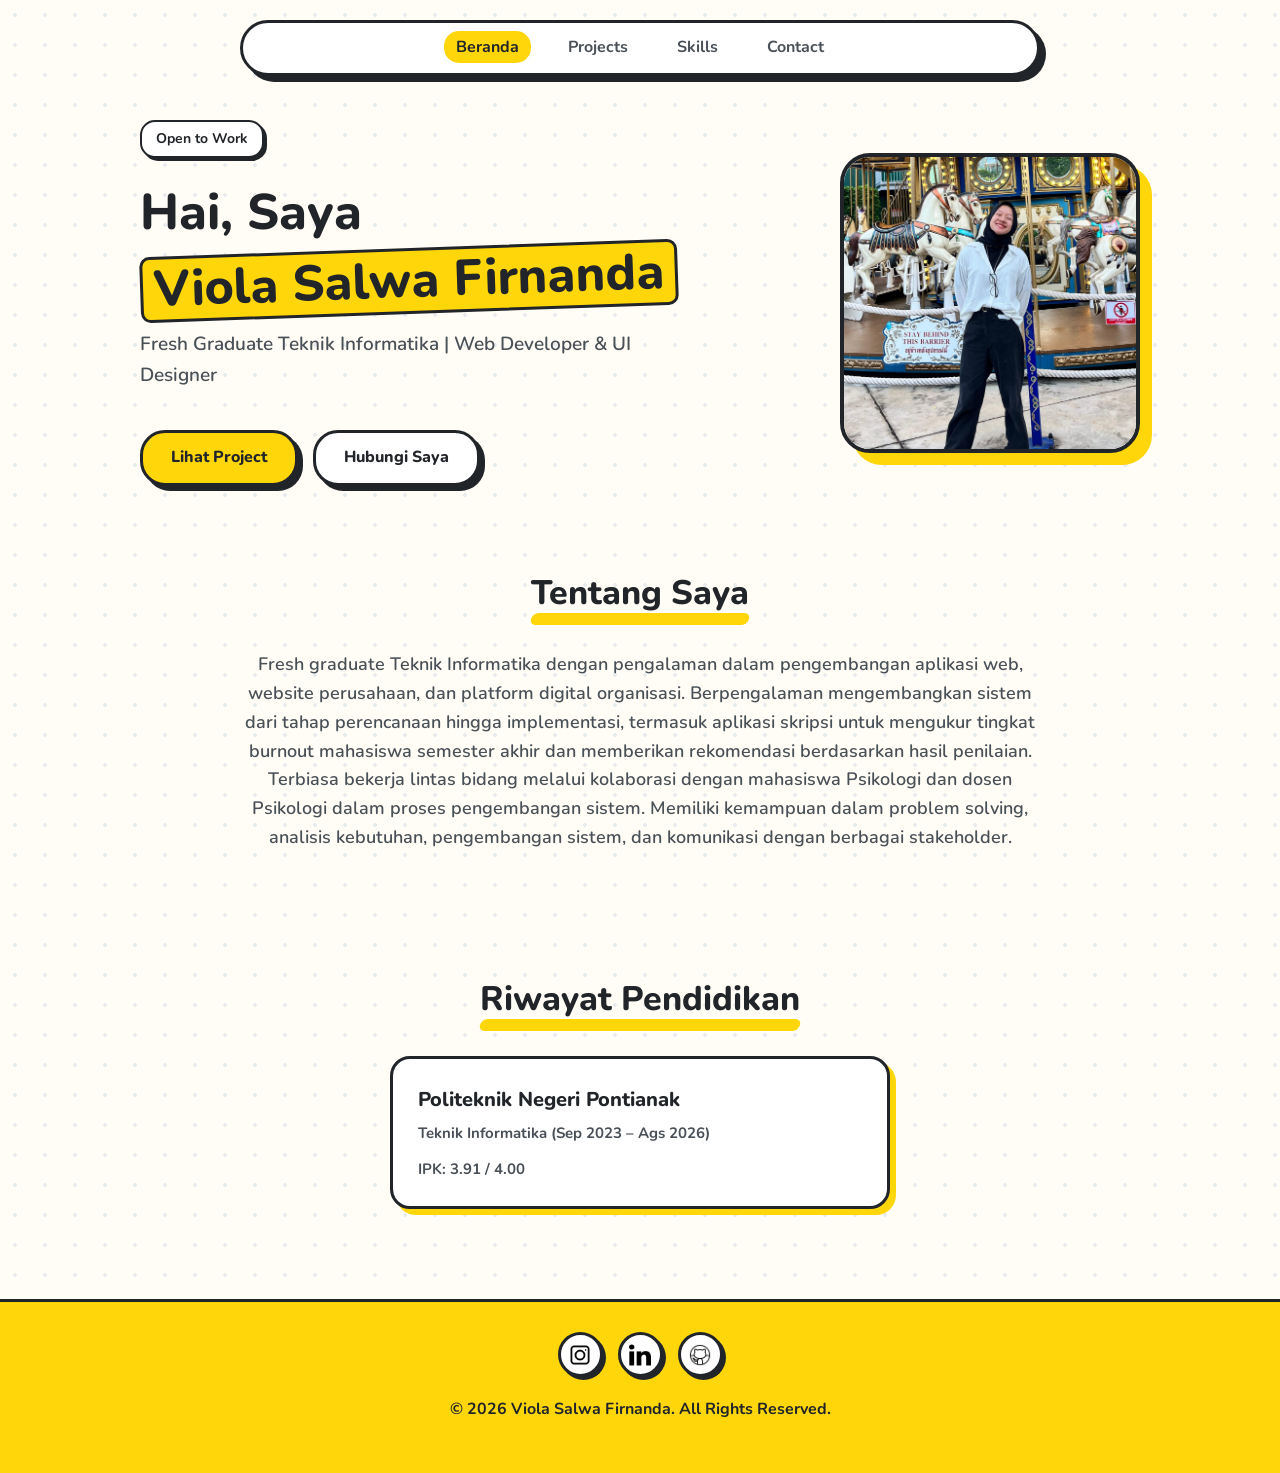
<file: index.html>
<!DOCTYPE html>
<html lang="id">
<head>
  <meta charset="UTF-8" />
  <meta name="viewport" content="width=device-width, initial-scale=1.0" />
  <title>Viola Salwa Firnanda | Portfolio</title>
  <link rel="stylesheet" href="style.css" />
</head>
<body>

  <!-- ====== NAVBAR ====== -->
  <nav class="navbar" id="navbar">
    <div class="nav-container">
      <ul class="nav-links">
        <li><a href="index.html" class="active">Beranda</a></li>
        <li><a href="portfolio.html">Projects</a></li>
        <li><a href="skills.html">Skills</a></li> 
        <li><a href="contact.html">Contact</a></li>
      </ul>
    </div>
  </nav>

  <!-- ====== HERO SECTION ====== -->
  <section class="hero">
    <div class="hero-content">
      <div class="hero-text">
        <div class="badge">Open to Work</div>
        <h1>Hai, Saya <br/><span>Viola Salwa Firnanda</span></h1>
        <div class="subtitle">Fresh Graduate Teknik Informatika | Web Developer & UI Designer</div>
        <div class="hero-buttons">
          <a href="portfolio.html" class="btn btn-primary">Lihat Project</a>
          <a href="contact.html" class="btn btn-secondary">Hubungi Saya</a>
        </div>
      </div>
      <div class="hero-image">
        <div class="profile-circle">
          <img src="image/profile.jpeg" alt="Viola Salwa Firnanda" onerror="this.src='https://via.placeholder.com/350x350/1e293b/3b82f6?text=Viola'" />
        </div>
      </div>
    </div>
  </section>

  <!-- ====== ABOUT / TIMELINE SECTION ====== -->
  <section class="about-section">
    <h2 class="section-title">Tentang Saya</h2>
    <div class="about-text">
      <p>
        Fresh graduate Teknik Informatika dengan pengalaman dalam pengembangan aplikasi web, website perusahaan, dan platform digital organisasi. Berpengalaman mengembangkan sistem dari tahap perencanaan hingga implementasi, termasuk aplikasi skripsi untuk mengukur tingkat burnout mahasiswa semester akhir dan memberikan rekomendasi berdasarkan hasil penilaian. Terbiasa bekerja lintas bidang melalui kolaborasi dengan mahasiswa Psikologi dan dosen Psikologi dalam proses pengembangan sistem. Memiliki kemampuan dalam problem solving, analisis kebutuhan, pengembangan sistem, dan komunikasi dengan berbagai stakeholder.
      </p>
    </div>

    <h2 class="section-title education-title">Riwayat Pendidikan</h2>
    <div class="education-history">
      <div class="timeline-content">
        <h3>Politeknik Negeri Pontianak</h3>
        <h4>Teknik Informatika (Sep 2023 – Ags 2026)</h4>
        <p><strong>IPK: 3.91 / 4.00</strong></p>
      </div>
    </div>
  </section>

  <!-- ====== FOOTER ====== -->
  <footer class="footer">
    <div class="socials">
      <a href="https://instagram.com/violasalwa_" target="_blank" title="Instagram">
        <img src="image/icon/instagram.png" alt="Instagram" onerror="this.src='https://img.icons8.com/ios-filled/50/ffffff/instagram-new.png'">
      </a>
      <a href="https://linkedin.com/in/violasalwafirmanda" target="_blank" title="LinkedIn">
        <img src="image/icon/linkedin.png" alt="LinkedIn" onerror="this.src='https://img.icons8.com/ios-filled/50/ffffff/linkedin.png'">
      </a>
      <a href="https://github.com/violasalwa" target="_blank" title="GitHub">
        <img src="image/icon/github.png" alt="GitHub" onerror="this.src='https://img.icons8.com/ios-filled/50/ffffff/github.png'">
      </a>
    </div>
    <p style="margin-top: 20px;">© 2026 Viola Salwa Firnanda. All Rights Reserved.</p>
  </footer>

  <script>
    window.addEventListener('scroll', () => {
      const navbar = document.getElementById('navbar');
      navbar.classList.toggle('scrolled', window.scrollY > 50);
    });
  </script>

</body>
</html>
</file>
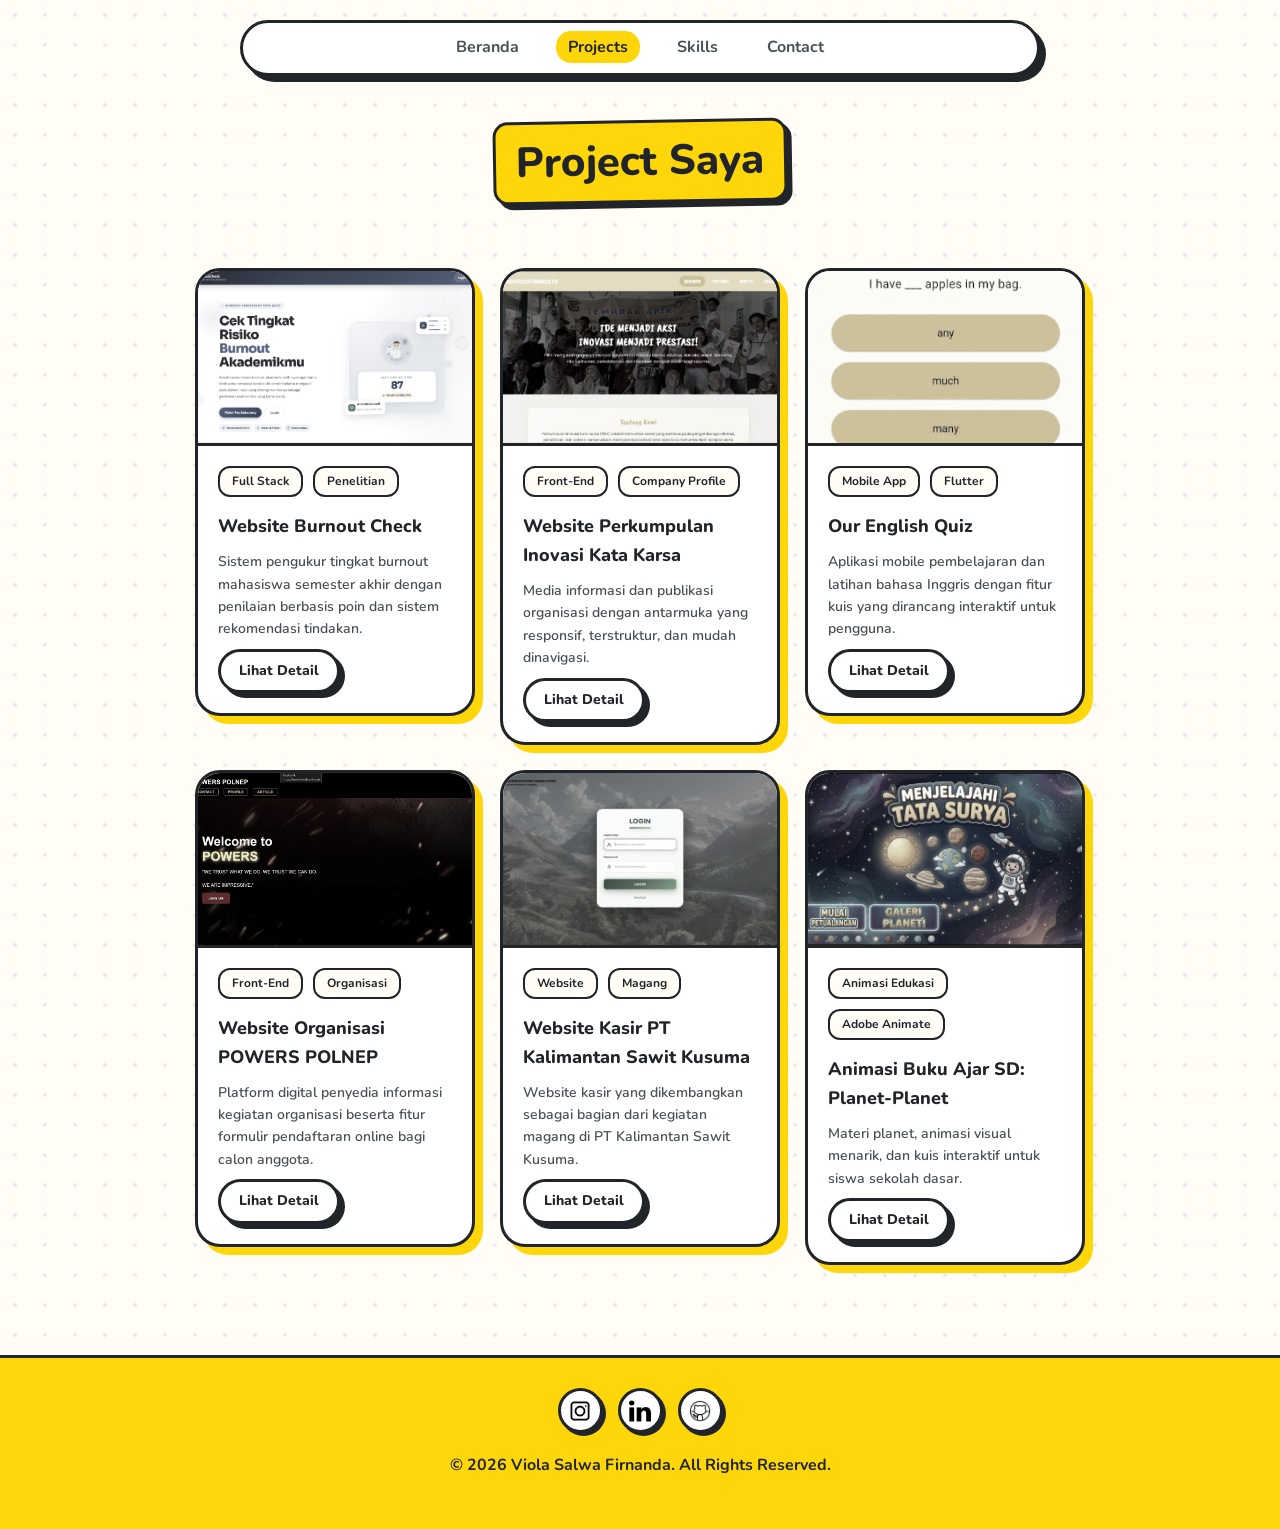
<file: portfolio.html>
<!DOCTYPE html>
<html lang="id">
<head>
  <meta charset="UTF-8">
  <meta name="viewport" content="width=device-width, initial-scale=1.0">
  <title>Portofolio | Viola Salwa Firnanda</title>
  <link rel="stylesheet" href="style.css">
</head>
<body>

  <!-- ====== NAVBAR ====== -->
  <nav class="navbar" id="navbar">
    <div class="nav-container">
      <ul class="nav-links">
        <li><a href="index.html">Beranda</a></li>
        <li><a href="portfolio.html" class="active">Projects</a></li>
        <li><a href="skills.html">Skills</a></li>
        <li><a href="contact.html">Contact</a></li>
      </ul>
    </div>
  </nav>

  <!-- ====== PAGE HEADER ====== -->
  <div class="page-header">
    <h1>Project Saya</h1>
  </div>

  <!-- ====== PROJECTS SECTION ====== -->
  <section class="projects-section">
    <div class="projects-container">
      <div class="projects-grid">
        
        <div class="project-card">
          <div class="project-image">
            <img src="image/website burnout.png" alt="Website Burnout Check" onerror="this.src='https://images.unsplash.com/photo-1555066931-4365d14bab8c?auto=format&fit=crop&w=800&q=80'">
          </div>
          <div class="project-info">
            <div class="project-tags">
              <span>Full Stack</span>
              <span>Penelitian</span>
            </div>
            <h3>Website Burnout Check</h3>
            <p>Sistem pengukur tingkat burnout mahasiswa semester akhir dengan penilaian berbasis poin dan sistem rekomendasi tindakan.</p>
            <div class="project-action">
              <a href="project-details.html?id=burnout" class="btn btn-secondary btn-sm">Lihat Detail</a>
            </div>
          </div>
        </div>

        <div class="project-card">
          <div class="project-image">
            <img src="image/website pikk.jpg" alt="Website PIKK" onerror="this.src='https://images.unsplash.com/photo-1522071820081-009f0129c71c?auto=format&fit=crop&w=800&q=80'">
          </div>
          <div class="project-info">
            <div class="project-tags">
              <span>Front-End</span>
              <span>Company Profile</span>
            </div>
            <h3>Website Perkumpulan Inovasi Kata Karsa</h3>
            <p>Media informasi dan publikasi organisasi dengan antarmuka yang responsif, terstruktur, dan mudah dinavigasi.</p>
            <div class="project-action">
              <a href="project-details.html?id=pikk" class="btn btn-secondary btn-sm">Lihat Detail</a>
            </div>
          </div>
        </div>

        <div class="project-card">
          <div class="project-image">
            <img src="image/Aplikasi Our English Quiz.png" alt="Our English Quiz" onerror="this.src='https://images.unsplash.com/photo-1512941937669-90a1b58e7e9c?auto=format&fit=crop&w=800&q=80'">
          </div>
          <div class="project-info">
            <div class="project-tags">
              <span>Mobile App</span>
              <span>Flutter</span>
            </div>
            <h3>Our English Quiz</h3>
            <p>Aplikasi mobile pembelajaran dan latihan bahasa Inggris dengan fitur kuis yang dirancang interaktif untuk pengguna.</p>
            <div class="project-action">
              <a href="project-details.html?id=english" class="btn btn-secondary btn-sm">Lihat Detail</a>
            </div>
          </div>
        </div>

        <div class="project-card">
          <div class="project-image">
            <img src="image/website powers polnep.jpeg" alt="Website Powers Polnep" onerror="this.src='https://images.unsplash.com/photo-1542744173-8e7e53415bb0?auto=format&fit=crop&w=800&q=80'">
          </div>
          <div class="project-info">
            <div class="project-tags">
              <span>Front-End</span>
              <span>Organisasi</span>
            </div>
            <h3>Website Organisasi POWERS POLNEP</h3>
            <p>Platform digital penyedia informasi kegiatan organisasi beserta fitur formulir pendaftaran online bagi calon anggota.</p>
            <div class="project-action">
              <a href="project-details.html?id=powers" class="btn btn-secondary btn-sm">Lihat Detail</a>
            </div>
          </div>
        </div>

        <div class="project-card">
          <div class="project-image">
            <img src="image/website kasir.png" alt="Website Kasir Magang PT Kalimantan Sawit Kusuma">
          </div>
          <div class="project-info">
            <div class="project-tags">
              <span>Website</span>
              <span>Magang</span>
            </div>
            <h3>Website Kasir PT Kalimantan Sawit Kusuma</h3>
            <p>Website kasir yang dikembangkan sebagai bagian dari kegiatan magang di PT Kalimantan Sawit Kusuma.</p>
            <div class="project-action">
              <a href="project-details.html?id=kasir" class="btn btn-secondary btn-sm">Lihat Detail</a>
            </div>
          </div>
        </div>

        <div class="project-card">
          <div class="project-image">
            <img src="image/animasi planet.png" alt="Animasi buku ajar SD tentang planet">
          </div>
          <div class="project-info">
            <div class="project-tags">
              <span>Animasi Edukasi</span>
              <span>Adobe Animate</span>
            </div>
            <h3>Animasi Buku Ajar SD: Planet-Planet</h3>
            <p>Materi planet, animasi visual menarik, dan kuis interaktif untuk siswa sekolah dasar.</p>
            <div class="project-action">
              <a href="project-details.html?id=planets" class="btn btn-secondary btn-sm">Lihat Detail</a>
            </div>
          </div>
        </div>

      </div>
    </div>
  </section>

  <!-- ====== FOOTER ====== -->
  <footer class="footer">
    <div class="socials">
      <a href="https://instagram.com/violasalwa_" target="_blank" title="Instagram">
        <img src="image/icon/instagram.png" alt="Instagram" onerror="this.src='https://img.icons8.com/ios-filled/50/ffffff/instagram-new.png'">
      </a>
      <a href="https://linkedin.com/in/violasalwafirmanda" target="_blank" title="LinkedIn">
        <img src="image/icon/linkedin.png" alt="LinkedIn" onerror="this.src='https://img.icons8.com/ios-filled/50/ffffff/linkedin.png'">
      </a>
      <a href="https://github.com/violasalwa" target="_blank" title="GitHub">
        <img src="image/icon/github.png" alt="GitHub" onerror="this.src='https://img.icons8.com/ios-filled/50/ffffff/github.png'">
      </a>
    </div>
    <p style="margin-top: 20px;">© 2026 Viola Salwa Firnanda. All Rights Reserved.</p>
  </footer>

  <script>
    window.addEventListener('scroll', function() {
      const navbar = document.getElementById('navbar');
      navbar.classList.toggle('scrolled', window.scrollY > 50);
    });
  </script>

</body>
</html>
</file>
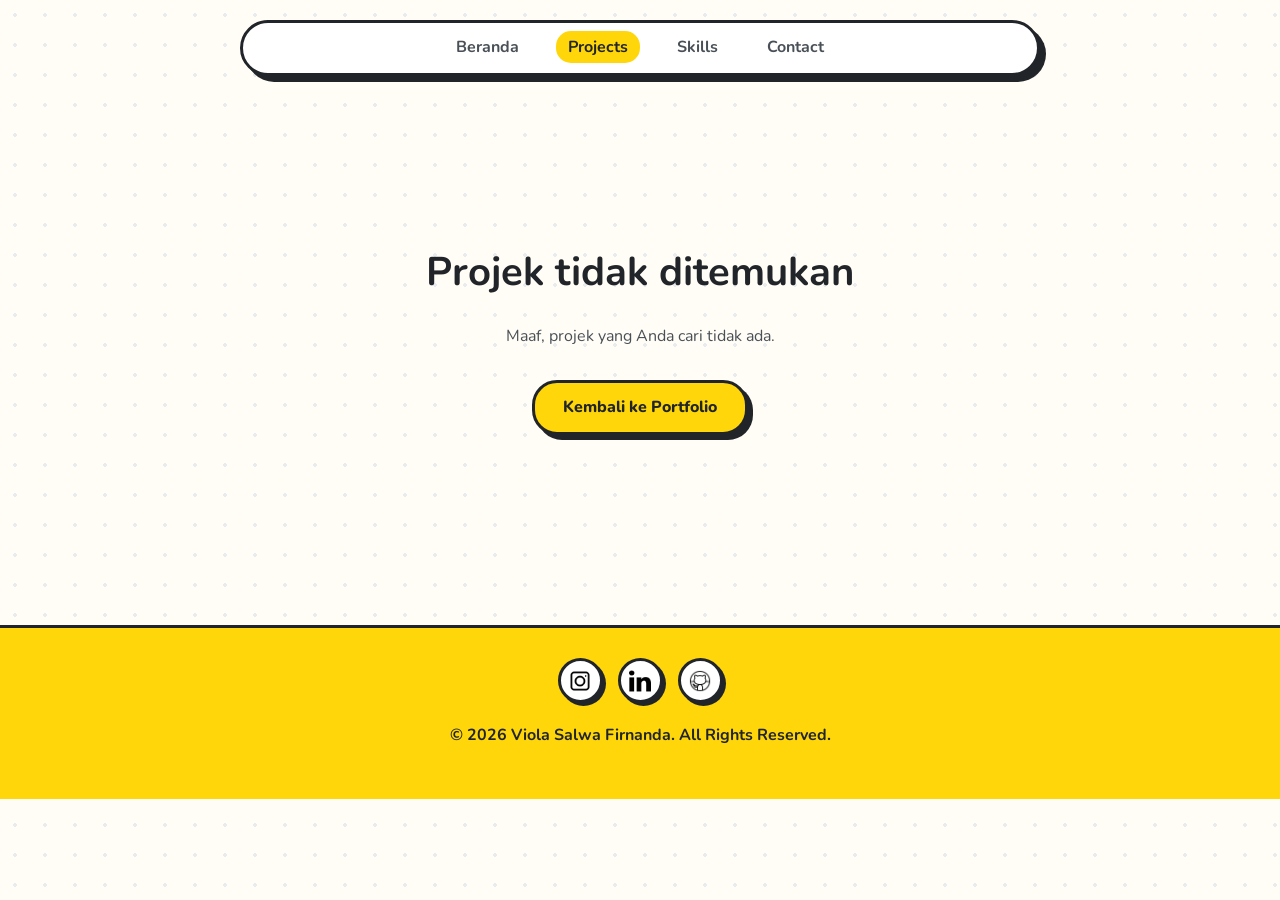
<file: project-details.html>
<!DOCTYPE html>
<html lang="id">
<head>
  <meta charset="UTF-8">
  <meta name="viewport" content="width=device-width, initial-scale=1.0">
  <title>Detail Projek | Viola Salwa Firnanda</title>
  <link rel="stylesheet" href="style.css">
</head>
<body>

  <!-- ====== NAVBAR ====== -->
  <nav class="navbar" id="navbar">
    <div class="nav-container">
      <ul class="nav-links">
        <li><a href="index.html">Beranda</a></li>
        <li><a href="portfolio.html" class="active">Projects</a></li>
        <li><a href="skills.html">Skills</a></li>
        <li><a href="contact.html">Contact</a></li>
      </ul>
    </div>
  </nav>

  <!-- ====== PROJECT DETAIL CONTENT ====== -->
  <section class="project-detail-section" style="padding-top: 140px;" id="project-container">
    <!-- Konten akan dimuat dengan JavaScript -->
  </section>

  <!-- ====== FOOTER ====== -->
  <footer class="footer">
    <div class="socials">
      <a href="https://instagram.com/violasalwa_" target="_blank" title="Instagram">
        <img src="image/icon/instagram.png" alt="Instagram" onerror="this.src='https://img.icons8.com/ios-filled/50/ffffff/instagram-new.png'">
      </a>
      <a href="https://linkedin.com/in/violasalwafirmanda" target="_blank" title="LinkedIn">
        <img src="image/icon/linkedin.png" alt="LinkedIn" onerror="this.src='https://img.icons8.com/ios-filled/50/ffffff/linkedin.png'">
      </a>
      <a href="https://github.com/violasalwa" target="_blank" title="GitHub">
        <img src="image/icon/github.png" alt="GitHub" onerror="this.src='https://img.icons8.com/ios-filled/50/ffffff/github.png'">
      </a>
    </div>
    <p style="margin-top: 20px;">© 2026 Viola Salwa Firnanda. All Rights Reserved.</p>
  </footer>

  <script>
    // Navbar scroll effect
    window.addEventListener('scroll', function() {
      const navbar = document.getElementById('navbar');
      navbar.classList.toggle('scrolled', window.scrollY > 50);
    });

    // Data Projek (Sesuai dengan CV)
    const projects = {
      'burnout': {
        title: "Website Burnout Check",
        role: "Full Stack Developer",
        date: "Februari 2026 - Agustus 2026",
        location: "Pontianak, Indonesia",
        image: "image/website burnout.png",
        fallbackImage: "https://images.unsplash.com/photo-1555066931-4365d14bab8c?auto=format&fit=crop&w=1200&q=80",
        points: [
          "Mengembangkan situs Burnout Check untuk mengukur tingkat burnout mahasiswa semester akhir menggunakan sistem penilaian berbasis poin.",
          "Mengembangkan sistem yang mengolah hasil penilaian dan memberikan rekomendasi tindakan berdasarkan tingkat burnout pengguna.",
          "Melakukan konsultasi dan kolaborasi dengan mahasiswa Psikologi dan dosen dalam merancang indikator, alur penilaian, serta rekomendasi yang digunakan dalam sistem.",
          "Melakukan penelitian, analisis kebutuhan, perancangan, dan implementasi sistem sebagai bagian dari penelitian pada Program Studi Teknik Informatika, Politeknik Negeri Pontianak."
        ]
      },
      'pikk': {
        title: "Website Perkumpulan Inovasi Kata Karsa",
        role: "Front-End Developer",
        date: "Oktober 2025 - November 2025",
        location: "Pontianak, Indonesia",
        image: "image/website pikk.jpg",
        fallbackImage: "https://images.unsplash.com/photo-1522071820081-009f0129c71c?auto=format&fit=crop&w=1200&q=80",
        points: [
          "Mengembangkan keseluruhan tampilan antarmuka website Perkumpulan Inovasi Kata Karsa sebagai media informasi dan publikasi organisasi.",
          "Mengimplementasikan desain website yang responsif dengan memperhatikan konsistensi visual dan kemudahan navigasi.",
          "Melakukan pemeliharaan dan pembaruan website untuk memastikan informasi komunitas tersaji secara terstruktur dan mudah diakses."
        ]
      },
      'english': {
        title: "Our English Quiz",
        role: "Mobile Application Developer",
        date: "Juli 2025 - Agustus 2025",
        location: "Pontianak, Indonesia",
        image: "image/Aplikasi Our English Quiz.png",
        fallbackImage: "https://images.unsplash.com/photo-1512941937669-90a1b58e7e9c?auto=format&fit=crop&w=1200&q=80",
        points: [
          "Mengembangkan aplikasi mobile berbasis Flutter untuk pembelajaran dan latihan bahasa Inggris.",
          "Merancang dan mengimplementasikan antarmuka aplikasi agar pengguna dapat mengerjakan kuis secara interaktif.",
          "Mengembangkan fungsionalitas aplikasi sesuai kebutuhan pembelajaran dan melakukan pengujian untuk memastikan aplikasi berjalan dengan baik."
        ]
      },
      'powers': {
        title: "Website Organisasi POWERS POLNEP",
        role: "Front-End Developer",
        date: "Juli 2025 - Agustus 2025",
        location: "Pontianak, Indonesia",
        image: "image/website powers polnep.jpeg",
        fallbackImage: "https://images.unsplash.com/photo-1542744173-8e7e53415bb0?auto=format&fit=crop&w=1200&q=80",
        points: [
          "Mengembangkan antarmuka website organisasi POWERS POLNEP untuk menyajikan informasi dan kegiatan organisasi serta menyediakan formulir pendaftaran online bagi pengguna yang ingin bergabung.",
          "Mengimplementasikan desain halaman website yang responsif dan terstruktur.",
          "Menyesuaikan tampilan dan komponen antarmuka berdasarkan kebutuhan serta identitas organisasi.",
          "Melakukan pemeliharaan dan pembaruan tampilan website untuk memastikan informasi dapat diakses dengan baik."
        ]
      },
      'kasir': {
        title: "Website Kasir PT Kalimantan Sawit Kusuma",
        role: "Web Developer (Magang)",
        date: "November 2025 - Januari 2026",
        location: "Pontianak, Indonesia",
        image: "image/website kasir.png",
        fallbackImage: "https://images.unsplash.com/photo-1555066931-4365d14bab8c?auto=format&fit=crop&w=1200&q=80",
        points: [
          "Mengembangkan website perusahaan dari tahap awal menggunakan PHP Native, mencakup perancangan struktur, tampilan, dan fungsionalitas website.",
          "Merancang dan mengimplementasikan antarmuka website sesuai kebutuhan perusahaan.",
          "Melakukan pemeliharaan, pembaruan, dan perbaikan fitur untuk memastikan website tetap berjalan dengan baik."
        ]
      },
      'planets': {
        title: "Animasi Buku Ajar SD: Planet-Planet",
        role: "Animator (Adobe Animate)",
        date: "Juli 2026",
        location: "Pontianak, Indonesia",
        image: "image/animasi planet.png",
        fallbackImage: "https://images.unsplash.com/photo-1446776811953-b23d57bd21aa?auto=format&fit=crop&w=1200&q=80",
        points: [
          "Membuat animasi buku ajar bertema planet untuk siswa sekolah dasar menggunakan Adobe Animate.",
          "Menyajikan materi pengenalan planet di tata surya dengan tampilan visual yang menarik dan mudah dipahami.",
          "Menyertakan kuis interaktif yang menarik untuk membantu siswa menguji pemahaman materi."
        ]
      }
    };

    // Parse URL parameter
    const urlParams = new URLSearchParams(window.location.search);
    const projectId = urlParams.get('id');
    const project = projects[projectId];

    const container = document.getElementById('project-container');

    if (project) {
      document.title = project.title + " | Detail Projek";
      
      let listItems = "";
      project.points.forEach(point => {
        listItems += `<li>${point}</li>`;
      });

      container.innerHTML = `
        <a href="portfolio.html" class="btn btn-secondary btn-sm" style="margin-bottom: 16px;">Kembali ke Portfolio</a>
        
        <div class="project-detail-hero">
          <img src="${project.image}" alt="${project.title}" onerror="this.src='${project.fallbackImage}'">
        </div>

        <h1 class="project-detail-title">${project.title}</h1>

        <div class="project-meta">
          <div class="meta-item">
            <span class="label">Peran</span>
            <span class="value" style="color: var(--primary);">${project.role}</span>
          </div>
          <div class="meta-item">
            <span class="label">Waktu Pengerjaan</span>
            <span class="value">${project.date}</span>
          </div>
          <div class="meta-item">
            <span class="label">Lokasi</span>
            <span class="value">${project.location}</span>
          </div>
        </div>

        <div class="project-description">
          <h3>Tentang Projek</h3>
          <ul>
            ${listItems}
          </ul>
        </div>
      `;
    } else {
      // Tampilkan error jika ID tidak ditemukan
      container.innerHTML = `
        <div style="text-align: center; padding: 100px 0;">
          <h1 style="font-size: 40px; margin-bottom: 20px;">Projek tidak ditemukan</h1>
          <p style="color: var(--text-muted); margin-bottom: 30px;">Maaf, projek yang Anda cari tidak ada.</p>
          <a href="portfolio.html" class="btn btn-primary">Kembali ke Portfolio</a>
        </div>
      `;
    }
  </script>
</body>
</html>
</file>
<file: style.css>
@import url('https://fonts.googleapis.com/css2?family=Nunito:wght@400;600;700;800&display=swap');

/* ====== GLOBAL SETTINGS ====== */
:root {
  --bg-color: #fffdf5; /* Krim yang sangat lembut */
  --primary: #ffd60a; /* Kuning lucu */
  --primary-dark: #e6c200;
  --text-main: #212529; /* Hitam keabuan */
  --text-muted: #495057;
  --card-bg: #ffffff;
  --border-color: #212529; /* Hitam tegas untuk aksen */
}

* {
  margin: 0;
  padding: 0;
  box-sizing: border-box;
}

body {
  font-family: 'Nunito', sans-serif;
  background-color: var(--bg-color);
  color: var(--text-main);
  line-height: 1.6;
  overflow-x: hidden;
  /* Pola titik-titik samar agar terlihat lebih manis & tidak kaku */
  background-image: radial-gradient(#e9ecef 2px, transparent 2px);
  background-size: 30px 30px;
}

/* ====== FADE ANIMATION ====== */
section, .page-header {
  animation: fadeIn 0.8s ease both;
}

@keyframes fadeIn {
  from { opacity: 0; transform: translateY(20px); }
  to { opacity: 1; transform: translateY(0); }
}

/* ====== NAVBAR ====== */
.navbar {
  position: absolute;
  top: 20px;
  left: 50%;
  transform: translateX(-50%);
  width: 90%;
  max-width: 800px;
  background: var(--card-bg);
  border: 3px solid var(--border-color);
  border-radius: 30px;
  padding: 12px 30px;
  z-index: 1000;
  box-shadow: 6px 6px 0px var(--border-color);
  transition: all 0.3s ease;
}

.navbar.scrolled {
  top: 10px;
  box-shadow: 4px 4px 0px var(--border-color);
}

.nav-container {
  display: flex;
  justify-content: center;
  align-items: center;
}

.nav-links {
  display: flex;
  list-style: none;
  gap: 25px;
  flex-wrap: wrap;
  justify-content: center;
}

.nav-links a {
  text-decoration: none;
  color: var(--text-muted);
  font-weight: 700;
  font-size: 16px;
  position: relative;
  transition: all 0.2s ease;
  padding: 5px 12px;
  border-radius: 15px;
}

.nav-links a:hover,
.nav-links a.active {
  color: var(--text-main);
  background: var(--primary);
}

/* ====== BUTTONS ====== */
.btn {
  display: inline-block;
  padding: 12px 28px;
  border-radius: 25px;
  font-weight: 800;
  text-decoration: none;
  transition: all 0.2s ease;
  border: 3px solid var(--border-color);
  cursor: pointer;
  font-size: 16px;
  color: var(--text-main);
}

.btn-primary {
  background: var(--primary);
  box-shadow: 5px 5px 0px var(--border-color);
}

.btn-primary:hover {
  transform: translateY(2px) translateX(2px);
  box-shadow: 2px 2px 0px var(--border-color);
}

.btn-secondary {
  background: #ffffff;
  box-shadow: 5px 5px 0px var(--border-color);
}

.btn-secondary:hover {
  background: #f8f9fa;
  transform: translateY(2px) translateX(2px);
  box-shadow: 2px 2px 0px var(--border-color);
}

.btn-sm {
  padding: 8px 18px;
  font-size: 14px;
}

/* ====== ICONS BLACK & WHITE FILTER ====== */
.icon {
  filter: brightness(0); /* Makes it pure black */
}

/* ====== HERO SECTION ====== */
.hero {
  display: flex;
  align-items: center;
  justify-content: center;
  min-height: auto;
  padding: 120px 20px 40px;
  position: relative;
}

.hero-content {
  display: flex;
  align-items: center;
  justify-content: space-between;
  gap: 60px;
  max-width: 1000px;
  width: 100%;
}

.hero-text {
  flex: 1;
  text-align: left;
}

.badge {
  display: inline-block;
  padding: 6px 14px;
  background: #ffffff;
  border: 2px solid var(--border-color);
  border-radius: 15px;
  color: var(--text-main);
  font-size: 14px;
  font-weight: 700;
  margin-bottom: 25px;
  box-shadow: 3px 3px 0px var(--border-color);
}

.hero-text h1 {
  font-size: 50px;
  font-weight: 800;
  margin-bottom: 15px;
  line-height: 1.2;
  color: var(--text-main);
}

.hero-text h1 span {
  display: inline-block;
  background: var(--primary);
  padding: 0 10px;
  border-radius: 10px;
  border: 3px solid var(--border-color);
  transform: rotate(-2deg);
  margin-top: 5px;
}

.hero-text .subtitle {
  font-size: 19px;
  font-weight: 600;
  color: var(--text-muted);
  margin-bottom: 40px;
  max-width: 500px;
}

.hero-buttons {
  display: flex;
  gap: 15px;
  flex-wrap: wrap;
}

.hero-image .profile-circle {
  width: 300px;
  height: 300px;
  border-radius: 30px; /* Bentuk kotak membulat lebih manusiawi */
  overflow: hidden;
  border: 4px solid var(--border-color);
  box-shadow: 12px 12px 0px var(--primary);
  background: #ffffff;
}

.profile-circle img {
  width: 100%;
  height: 100%;
  object-fit: cover;
}

@media (max-width: 992px) {
  .hero-content {
    flex-direction: column-reverse;
    text-align: center;
  }
  .hero-text {
    align-items: center;
  }
}

/* ====== SECTION HEADERS ====== */
.section-title {
  font-size: 34px;
  font-weight: 800;
  text-align: center;
  margin-bottom: 30px;
  color: var(--text-main);
  position: relative;
  display: inline-block;
  left: 50%;
  transform: translateX(-50%);
}

.section-title::after {
  content: '';
  position: absolute;
  bottom: -5px;
  left: 0;
  width: 100%;
  height: 12px;
  background: var(--primary);
  z-index: -1;
  border-radius: 10px;
  transform: skewX(-15deg);
}

/* ====== ABOUT / TIMELINE SECTION ====== */
.about-section {
  padding: 40px 20px 60px;
  max-width: 1000px;
  margin: 0 auto;
}

.about-text {
  text-align: center;
  max-width: 800px;
  margin: 0 auto 40px;
  color: var(--text-muted);
  font-size: 18px;
  font-weight: 600;
}

.timeline {
  position: relative;
  max-width: 800px;
  margin: 0 auto;
}

.timeline::after {
  content: '';
  position: absolute;
  width: 4px;
  background: var(--border-color);
  top: 0;
  bottom: 0;
  left: 50%;
  margin-left: -2px;
  border-radius: 2px;
}

.timeline-item {
  padding: 10px 40px;
  position: relative;
  width: 50%;
}

.timeline-item::after {
  content: '';
  position: absolute;
  width: 20px;
  height: 20px;
  right: -10px;
  background: var(--primary);
  border: 4px solid var(--border-color);
  top: 15px;
  border-radius: 50%;
  z-index: 1;
}

.left { left: 0; }
.right { left: 50%; }
.right::after { left: -10px; }

.timeline-content {
  padding: 25px;
  background: #ffffff;
  border: 3px solid var(--border-color);
  border-radius: 20px;
  box-shadow: 6px 6px 0px var(--primary);
}

.education-history {
  max-width: 500px;
  margin: 0 auto;
}

.education-title {
  margin-top: 80px;
}

.timeline-content h3 {
  color: var(--text-main);
  font-size: 20px;
  font-weight: 800;
  margin-bottom: 5px;
}

.timeline-content h4 {
  color: var(--text-muted);
  font-size: 15px;
  margin-bottom: 12px;
  font-weight: 700;
}

.timeline-content p {
  color: var(--text-muted);
  font-size: 15px;
}

@media (max-width: 768px) {
  .timeline::after { left: 31px; }
  .timeline-item { width: 100%; padding-left: 70px; padding-right: 15px; }
  .timeline-item::after { left: 21px; }
  .right { left: 0; }
}

/* ====== PAGE HEADER (For subpages) ====== */
.page-header {
  padding: 120px 20px 30px;
  text-align: center;
}

.page-header h1 {
  font-size: 42px;
  margin-bottom: 15px;
  font-weight: 800;
  display: inline-block;
  background: var(--primary);
  padding: 5px 20px;
  border-radius: 15px;
  border: 3px solid var(--border-color);
  box-shadow: 5px 5px 0px var(--border-color);
  transform: rotate(-1deg);
}

.page-header p {
  font-size: 18px;
  color: var(--text-muted);
  max-width: 600px;
  margin: 20px auto 0;
  font-weight: 600;
}

/* ====== PROJECTS SECTION ====== */
.projects-section {
  padding: 20px 20px 60px;
}

.projects-container {
  max-width: 900px;
  margin: 0 auto;
}

.projects-grid {
  display: flex;
  flex-wrap: wrap;
  justify-content: center;
  align-items: flex-start;
  gap: 25px;
}

.project-card {
  flex: 0 1 280px;
  background: #ffffff;
  border: 3px solid var(--border-color);
  border-radius: 25px;
  overflow: hidden;
  box-shadow: 8px 8px 0px var(--primary);
  transition: all 0.3s ease;
  display: flex;
  flex-direction: column;
}

.project-card:hover {
  transform: translateY(-5px) translateX(-5px);
  box-shadow: 13px 13px 0px var(--primary);
}

.project-image {
  width: 100%;
  height: 175px;
  border-bottom: 3px solid var(--border-color);
  filter: grayscale(80%); /* Membuat gambar sedikit abu-abu agar senada */
  transition: all 0.3s ease;
}

.project-card:hover .project-image {
  filter: grayscale(0%);
}

.project-image img {
  width: 100%;
  height: 100%;
  object-fit: cover;
}

.project-info {
  padding: 20px;
  display: flex;
  flex-direction: column;
}

.project-info h3 {
  font-size: 18px;
  margin-bottom: 10px;
  font-weight: 800;
}

.project-info p {
  color: var(--text-muted);
  font-size: 14px;
  margin-bottom: 8px;
  font-weight: 600;
}

.project-action {
  margin-top: 0;
}

.project-tags {
  display: flex;
  gap: 10px;
  margin-bottom: 15px;
  flex-wrap: wrap;
}

.project-tags span {
  font-size: 12px;
  font-weight: 700;
  padding: 4px 12px;
  background: var(--bg-color);
  border: 2px solid var(--border-color);
  border-radius: 12px;
  color: var(--text-main);
}

/* ====== PROJECT DETAIL PAGE ====== */
.project-detail-section {
  padding: 20px 20px 60px;
  max-width: 850px;
  margin: 0 auto;
}

.project-detail-hero {
  border-radius: 25px;
  overflow: hidden;
  margin-bottom: 18px;
  border: 3px solid var(--border-color);
  box-shadow: 8px 8px 0px var(--primary);
  filter: grayscale(20%);
}

.project-detail-hero img {
  width: 100%;
  height: auto;
  display: block;
}

.project-detail-title {
  margin: 0 0 16px;
  color: var(--text-main);
  font-size: 40px;
}

.project-meta {
  display: flex;
  gap: 30px;
  margin-bottom: 24px;
  padding: 20px;
  background: #ffffff;
  border-radius: 20px;
  border: 3px solid var(--border-color);
  flex-wrap: wrap;
  box-shadow: 5px 5px 0px var(--primary);
}

.meta-item {
  display: flex;
  flex-direction: column;
}

.meta-item span.label {
  font-size: 13px;
  font-weight: 700;
  color: var(--text-muted);
  margin-bottom: 5px;
  text-transform: uppercase;
}

.meta-item span.value {
  font-size: 16px;
  font-weight: 800;
  color: var(--text-main);
}

.project-description h3 {
  font-size: 24px;
  font-weight: 800;
  margin-bottom: 12px;
  display: inline-block;
  border-bottom: 4px solid var(--primary);
}

.project-description ul {
  list-style: none;
  margin-top: 0;
}

.project-description ul li {
  color: var(--text-muted);
  font-weight: 600;
  margin-bottom: 12px;
  padding-left: 25px;
  position: relative;
}

.project-description ul li::before {
  content: '👉';
  position: absolute;
  left: 0;
  filter: grayscale(100%);
}

/* ====== SKILLS SECTION ====== */
.skills-wrapper {
  padding: 20px 20px 60px;
  max-width: 1000px;
  margin: 0 auto;
}

.skills-category {
  margin-bottom: 40px;
}

.skills-category h3 {
  font-size: 24px;
  font-weight: 800;
  margin-bottom: 30px;
  text-align: center;
  color: var(--text-main);
  background: var(--primary);
  display: inline-block;
  padding: 5px 20px;
  border-radius: 15px;
  border: 3px solid var(--border-color);
  box-shadow: 4px 4px 0px var(--border-color);
  position: relative;
  left: 50%;
  transform: translateX(-50%) rotate(-1deg);
}

.skills-grid {
  display: flex;
  flex-wrap: wrap;
  justify-content: center;
  gap: 25px;
}

.skill-item {
  flex: 0 1 170px;
  background: #ffffff;
  border: 3px solid var(--border-color);
  padding: 25px 15px;
  border-radius: 20px;
  text-align: center;
  transition: all 0.2s ease;
  box-shadow: 5px 5px 0px #e9ecef;
}

.skill-item:hover {
  transform: translateY(-5px);
  box-shadow: 5px 5px 0px var(--primary);
}

.skill-item .icon-img {
  width: 45px;
  height: 45px;
  margin-bottom: 15px;
  display: inline-block;
}

.skill-item h4 {
  font-size: 15px;
  font-weight: 800;
  color: var(--text-main);
}

/* ====== CONTACT SECTION ====== */
.contact-section {
  padding: 20px 20px 60px;
}

.contact-container {
  max-width: 900px;
  margin: 0 auto;
}

.contact-grid {
  display: grid;
  grid-template-columns: repeat(auto-fit, minmax(200px, 1fr));
  gap: 25px;
}

.contact-card {
  background: #ffffff;
  border: 3px solid var(--border-color);
  border-radius: 25px;
  padding: 35px 20px;
  text-align: center;
  transition: all 0.2s ease;
  box-shadow: 6px 6px 0px #e9ecef;
}

.contact-card:hover {
  transform: translateY(-5px) translateX(-5px);
  box-shadow: 11px 11px 0px var(--primary);
}

.contact-card .icon-img {
  width: 50px;
  height: 50px;
  margin-bottom: 15px;
  display: inline-block;
}

.contact-card h4 {
  font-size: 18px;
  font-weight: 800;
  margin-bottom: 10px;
}

.contact-card a, .contact-card p {
  color: var(--text-muted);
  text-decoration: none;
  font-size: 14px;
  font-weight: 700;
  word-wrap: break-word;
  overflow-wrap: break-word;
}

.contact-card a:hover {
  color: var(--text-main);
  text-decoration: underline;
  text-decoration-thickness: 2px;
  text-underline-offset: 4px;
}

/* ====== FOOTER ====== */
.footer {
  border-top: 3px solid var(--border-color);
  text-align: center;
  padding: 30px 20px;
  margin-top: 30px;
  background: var(--primary);
}

.footer p {
  color: var(--text-main);
  font-weight: 700;
  margin-bottom: 20px;
}

.footer .socials {
  display: flex;
  justify-content: center;
  gap: 15px;
}

.footer .socials a {
  display: flex;
  align-items: center;
  justify-content: center;
  width: 45px;
  height: 45px;
  border-radius: 50%;
  background: #ffffff;
  border: 3px solid var(--border-color);
  transition: all 0.2s ease;
  box-shadow: 3px 3px 0px var(--border-color);
}

.footer .socials a:hover {
  transform: translateY(2px) translateX(2px);
  box-shadow: 1px 1px 0px var(--border-color);
}

.footer .socials img {
  width: 22px;
  height: 22px;
  filter: brightness(0);
}

@media (max-width: 600px) {
  .navbar {
    width: calc(100% - 24px);
    padding: 8px 10px;
  }

  .nav-links {
    gap: 6px;
  }

  .nav-links a {
    padding: 4px 6px;
    font-size: 13px;
  }

  .hero {
    padding: 96px 16px 32px;
  }

  .hero-content {
    gap: 32px;
  }

  .hero-image {
    width: 100%;
    display: flex;
    justify-content: center;
  }

  .hero-image .profile-circle {
    width: min(100%, 240px);
    height: auto;
    aspect-ratio: 1;
  }

  .hero-text h1 {
    font-size: 36px;
  }

  .hero-text .subtitle {
    font-size: 16px;
    margin-bottom: 24px;
  }

  .page-header {
    padding: 96px 16px 24px;
  }

  .page-header h1 {
    max-width: calc(100% - 8px);
    padding: 4px 12px;
    font-size: 30px;
    overflow-wrap: anywhere;
  }

  .page-header p {
    margin-top: 14px;
    font-size: 16px;
  }

  .section-title {
    max-width: 100%;
    font-size: 28px;
  }

  .about-section {
    padding: 30px 16px 40px;
  }

  .about-text {
    font-size: 16px;
  }

  .education-title {
    margin-top: 48px;
  }

  .timeline-content {
    padding: 20px;
  }

  .projects-section,
  .skills-wrapper,
  .contact-section {
    padding: 16px 16px 40px;
  }

  .projects-grid,
  .skills-grid {
    gap: 16px;
  }

  .project-image {
    height: 160px;
  }

  .project-info {
    padding: 16px;
  }

  .project-detail-section {
    padding: 16px 16px 40px;
  }

  .project-detail-title {
    font-size: 30px;
    line-height: 1.2;
    overflow-wrap: anywhere;
  }

  .project-meta {
    display: grid;
    grid-template-columns: minmax(0, 1fr);
    gap: 12px;
    padding: 16px;
  }

  .meta-item span.value {
    font-size: 15px;
    overflow-wrap: anywhere;
  }

  .project-description h3 {
    font-size: 22px;
  }

  .project-description ul li {
    padding-left: 22px;
  }

  .contact-grid {
    grid-template-columns: minmax(0, 1fr);
    gap: 16px;
  }

  .contact-card {
    padding: 24px 16px;
  }
}
</file>
